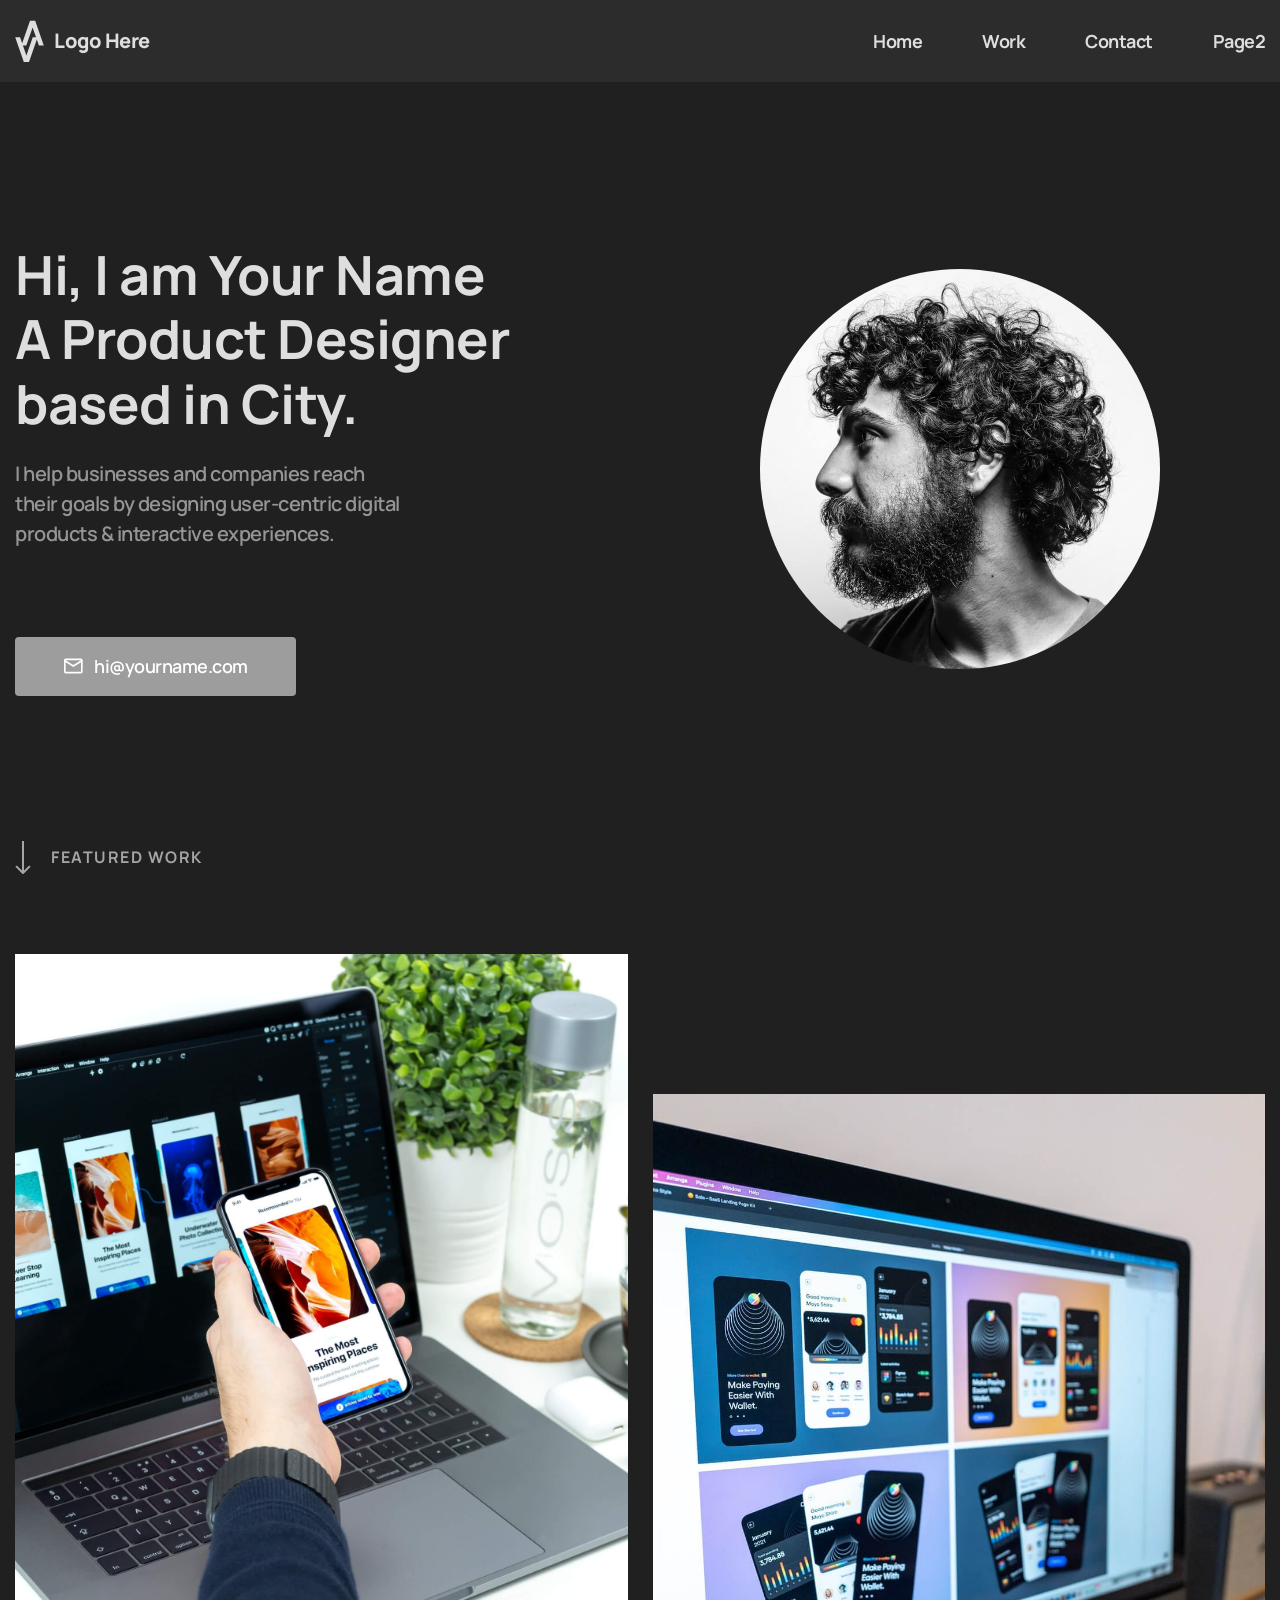
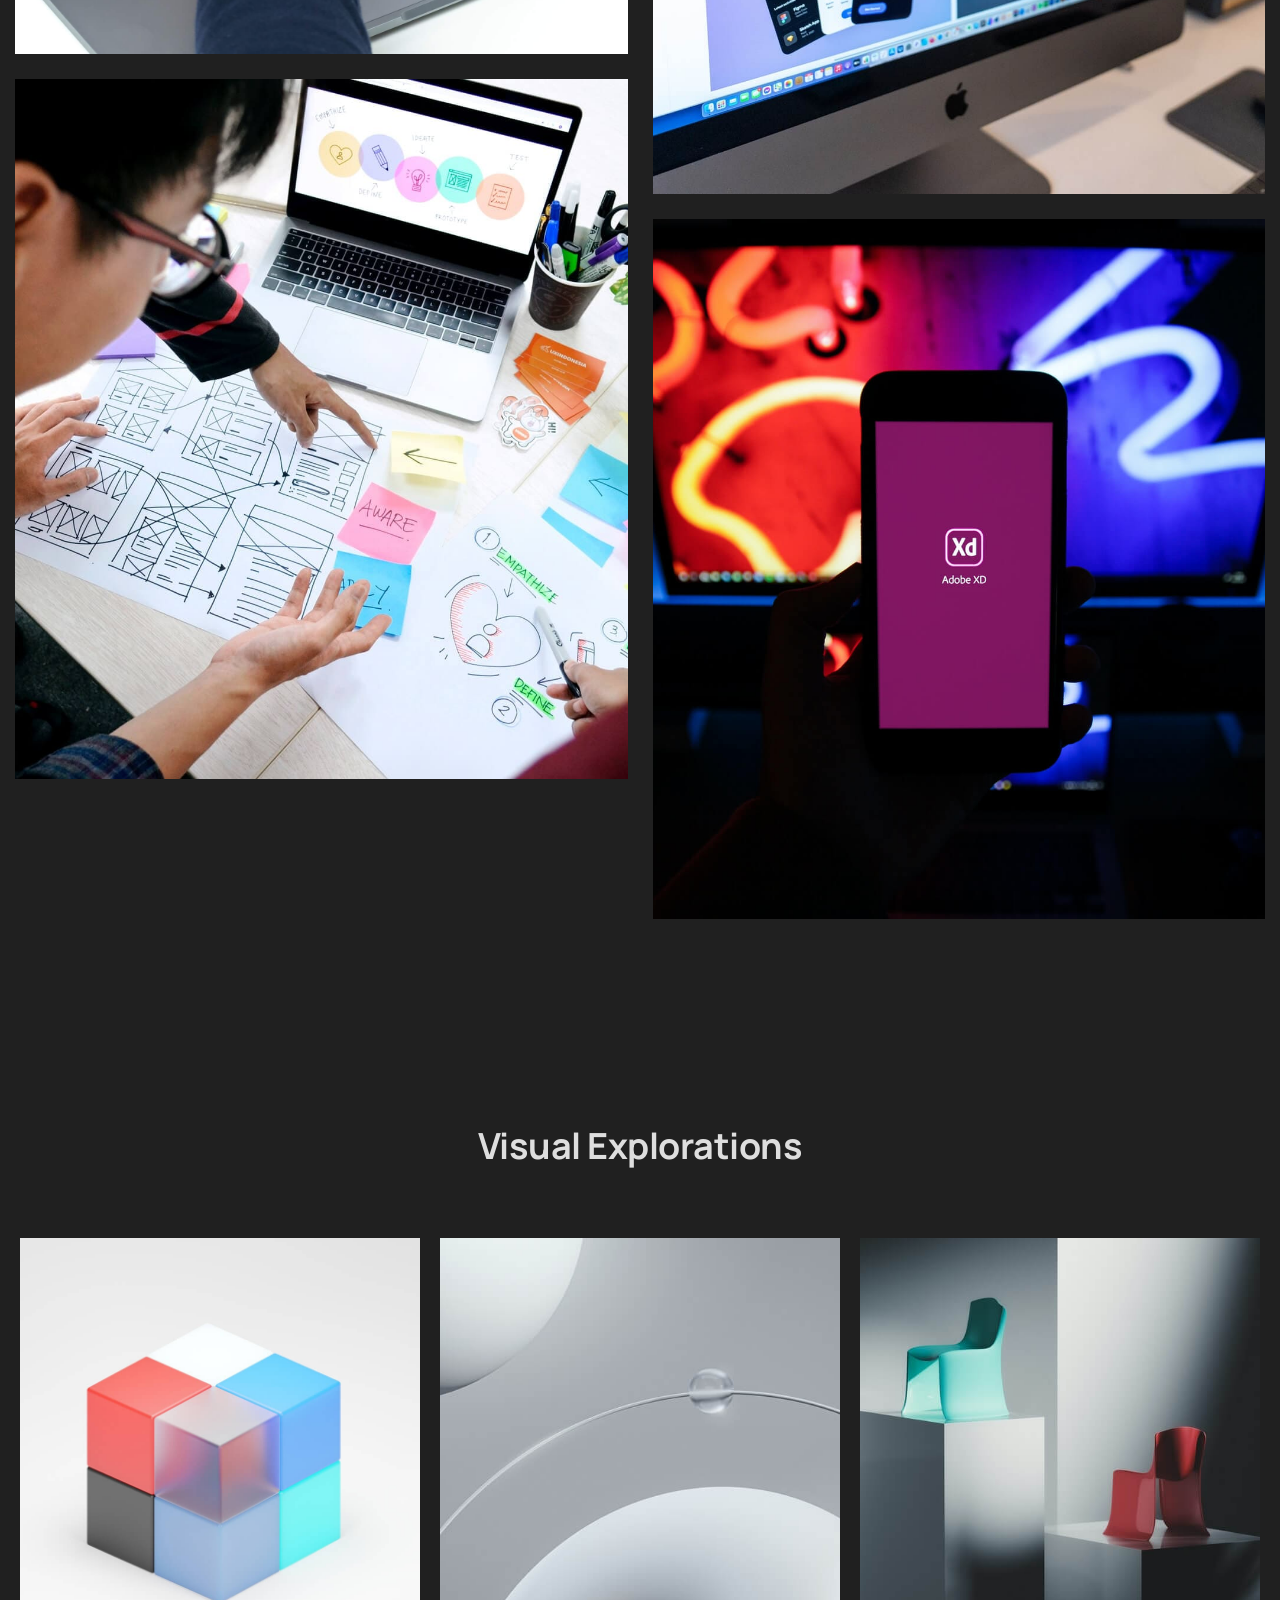
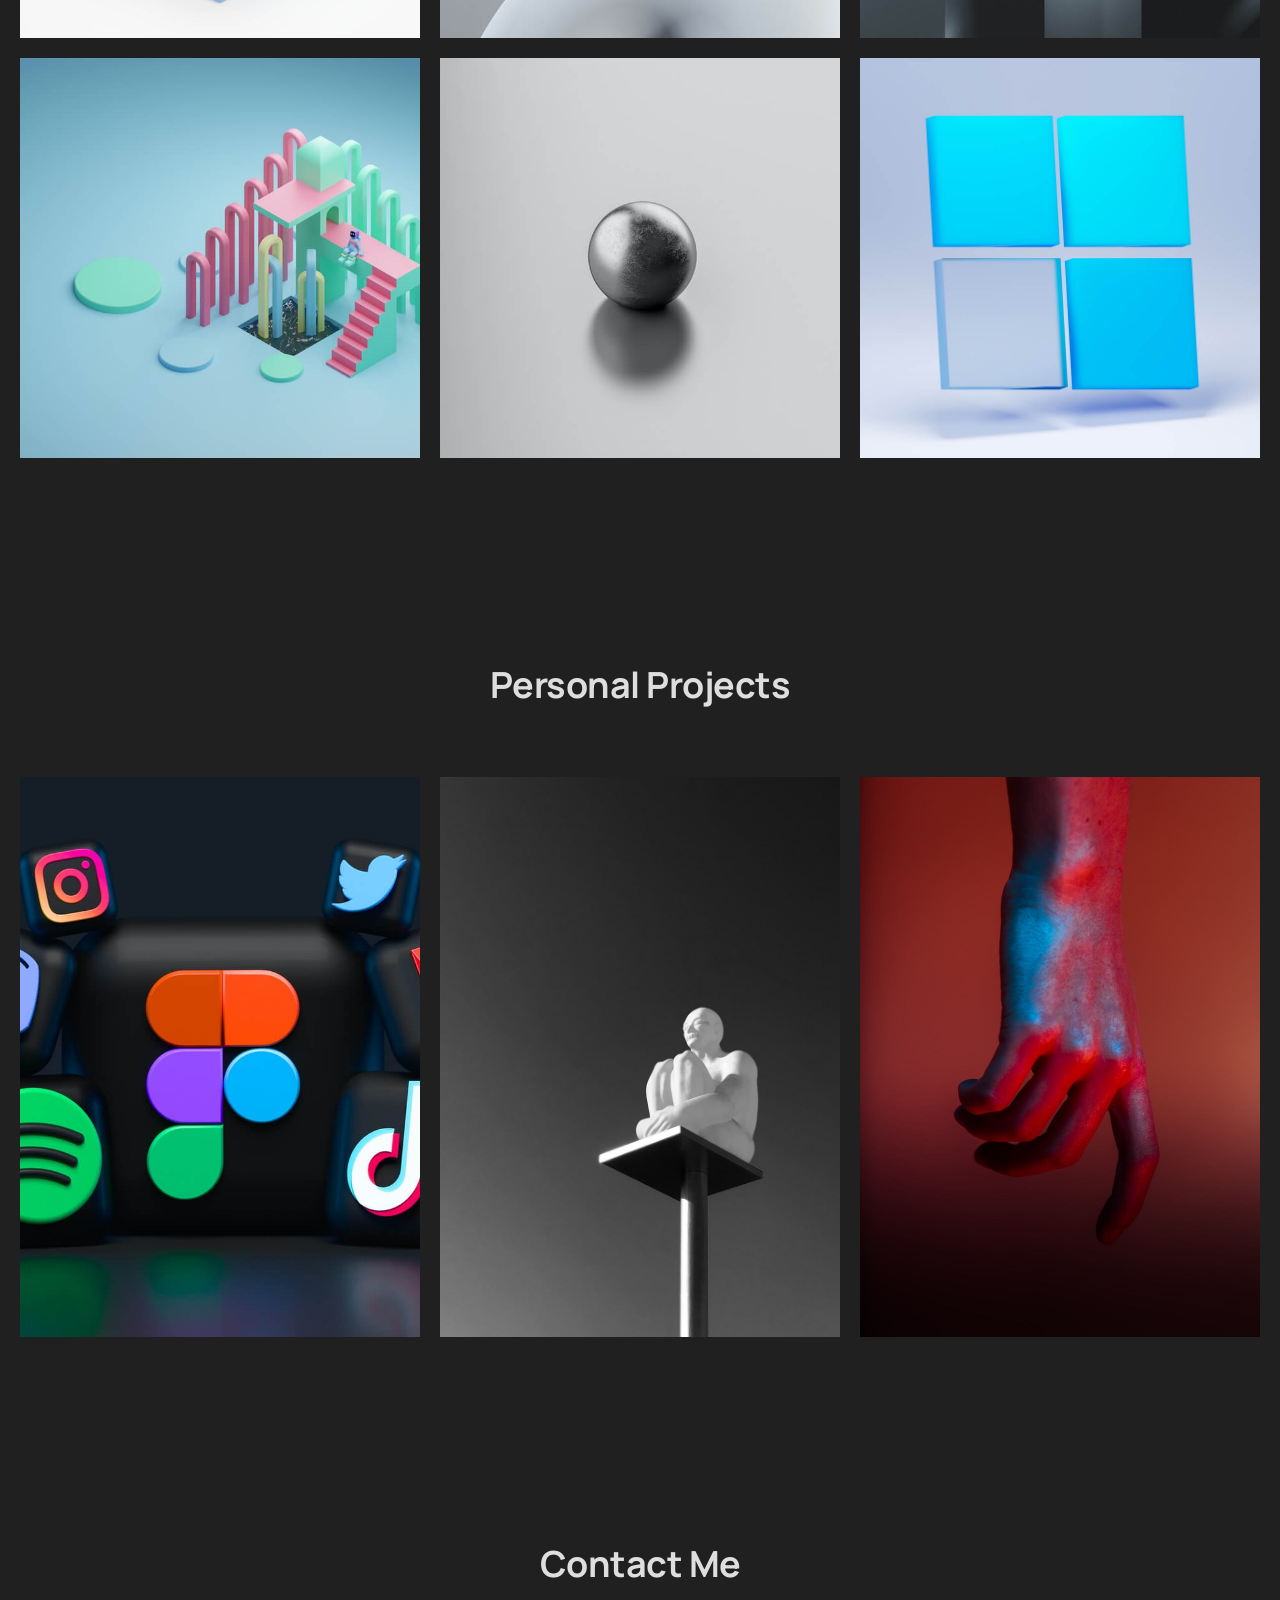
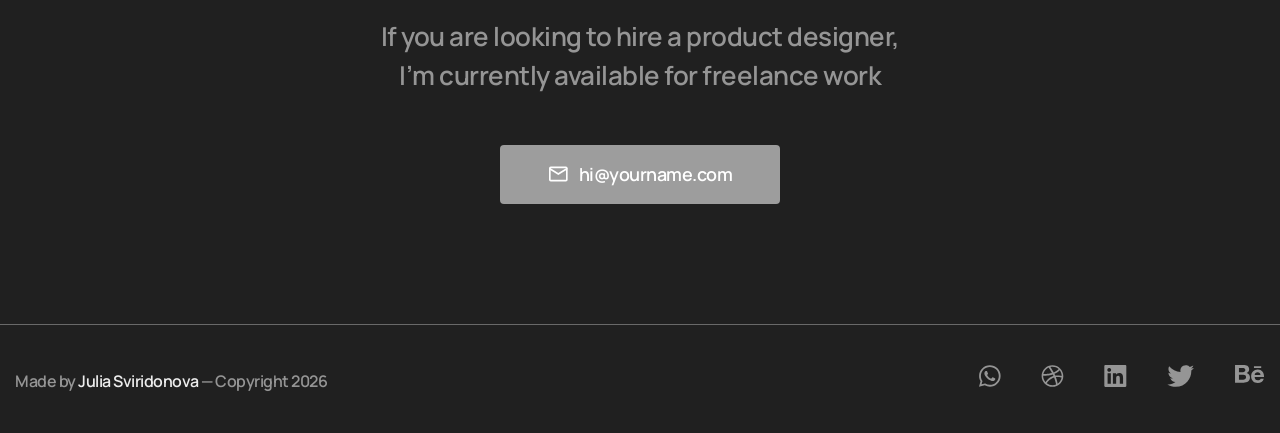
<file: index.html>
<!DOCTYPE html>
<html lang="en">
<head>
    <meta charset="UTF-8">
    <meta name="viewport" content="width=device-width, initial-scale=1.0">
    <title>Designer Portfolio</title>
    <link rel="stylesheet" href="style.css">
</head>
<body>
    <header class="header">
        <div class="container">
            <a href="index.html" class="logo">
                <img src="images/logo.svg" alt="Лого">
                Logo Here
            </a>

            <nav class="header__nav">
                <a href="#welcome" class="header__link">Home</a>
                <a href="#works" class="header__link">Work</a>
                <a href="#contact" class="header__link">Contact</a>
                <a href="page2.html" class="header__link">Page2</a>
            </nav>

            <button class="burger-menu" type="button">
                <img class="burger-menu__icon" src="images/burger-menu.svg" alt="">
            </button>
        </div>
    </header>

    <div class="main">
        <section class="welcome" id="welcome">
            <div class="container">
                <div class="welcome__desc">
                    <h1 class="welcone__title">Hi, I am Your Name
                    A Product Designer 
                    based in City.</h1>
                    <p class="welcome__text">
                        I help businesses and companies    reach their goals by designing user-centric digital 
                        products & interactive experiences.</p>
                    <a class="btn welcome__btn" href="mailto:hi@yourname.com">hi@yourname.com</a>
                </div>
                

                <img class="welcome__img" src="images/me.jpg" alt="me">
            </div>
        </section>

        <section class="works" id="works">
            <div class="container">
                <button class="works__btn" type="button">
                    <img class="works__icon" src="images/arrow.svg" alt="">
                    Featured Work</button>

                    <div class="works__wrapper">
                        <a href="#!" class="work">
                            <img class="work__img" src="images/work1.jpg" alt="">
                            <span class="work__name">InVersion</span>
                        </a>

                        <a href="#!" class="work">
                            <img class="work__img" src="images/work2.jpg" alt="">
                            <span class="work__name">Work 2</span>
                        </a>

                         <a href="#!" class="work">
                            <img class="work__img" src="images/work3.jpg" alt="">
                            <span class="work__name">Work 3</span>
                        </a>

                         <a href="#!" class="work">
                            <img class="work__img" src="images/work4.jpg" alt="">
                            <span class="work__name">Work 4</span>
                        </a>
                    </div><!-- /works__wrapper -->
            </div><!-- /container -->
        </section>
        <section class="projects">
            <div class="container">
                <h2 class="title projects__title">Visual Explorations</h2>
                <div class="projects__wrapper">
                    <img class="projects_img" src="images/visual1.jpg" alt="">
                    <img class="projects_img" src="images/visual2.jpg" alt="">
                    <img class="projects_img" src="images/visual3.jpg" alt="">
                    <img class="projects_img" src="images/visual4.jpg" alt="">
                    <img class="projects_img" src="images/visual5.jpg" alt="">
                    <img class="projects_img" src="images/visual6.jpg" alt="">
                </div><!-- /projects__images-wrapper -->
            </div><!-- /container -->
        </section>

        <section class="projects projects--vertical">
            <div class="container">
                <h2 class="title projects__title">Personal Projects</h2>
                <div class="projects__wrapper">
                    <img class="projects_img" src="images/project1.jpg" alt="">
                    <img class="projects_img" src="images/project2.jpg" alt="">
                    <img class="projects_img" src="images/project3.jpg" alt="">
                    
                </div><!-- /projects__images-wrapper -->
            </div><!-- /container -->
        </section>
        <section class="contact" id="contact">
            <div class="container">
                <h2 class="title contact__title">Contact Me</h2>
                <p class="contact__text">If you are looking to hire a product designer, 
                I’m currently available for freelance work</p>
                <a class="btn contact__btn" href="mailto:hi@yourname.com">hi@yourname.com</a>
            </div><!-- /container -->
        </section>
    </div> <!-- /main -->
    <footer class="footer">
        <div class="container">
            <p class="footer__copy">Made by <span>Julia Sviridonova</span> — Copyright 2026</p>

            <div class="socials">
                <a href="https://t.me/julia_ssvv" target="_blank" class="socials__link">
                    <img class="socials__img" src="images/social1.svg" alt="">
                </a>
                <a href="#!" class="socials__link">
                    <img class="socials__img" src="images/social2.svg" alt="">
                </a>
                <a href="#!" class="socials__link">
                    <img class="socials__img" src="images/social3.svg" alt="">
                </a>
                <a href="#!" class="socials__link">
                    <img class="socials__img" src="images/social4.svg" alt="">
                </a>
                <a href="#!" class="socials__link">
                    <img class="socials__img" src="images/social5.svg" alt="">
                </a>
            </div><!-- /socials -->
        </div><!-- /container -->
    </footer>

    <script src="script.js"></script>
</body>

</html>
</file>
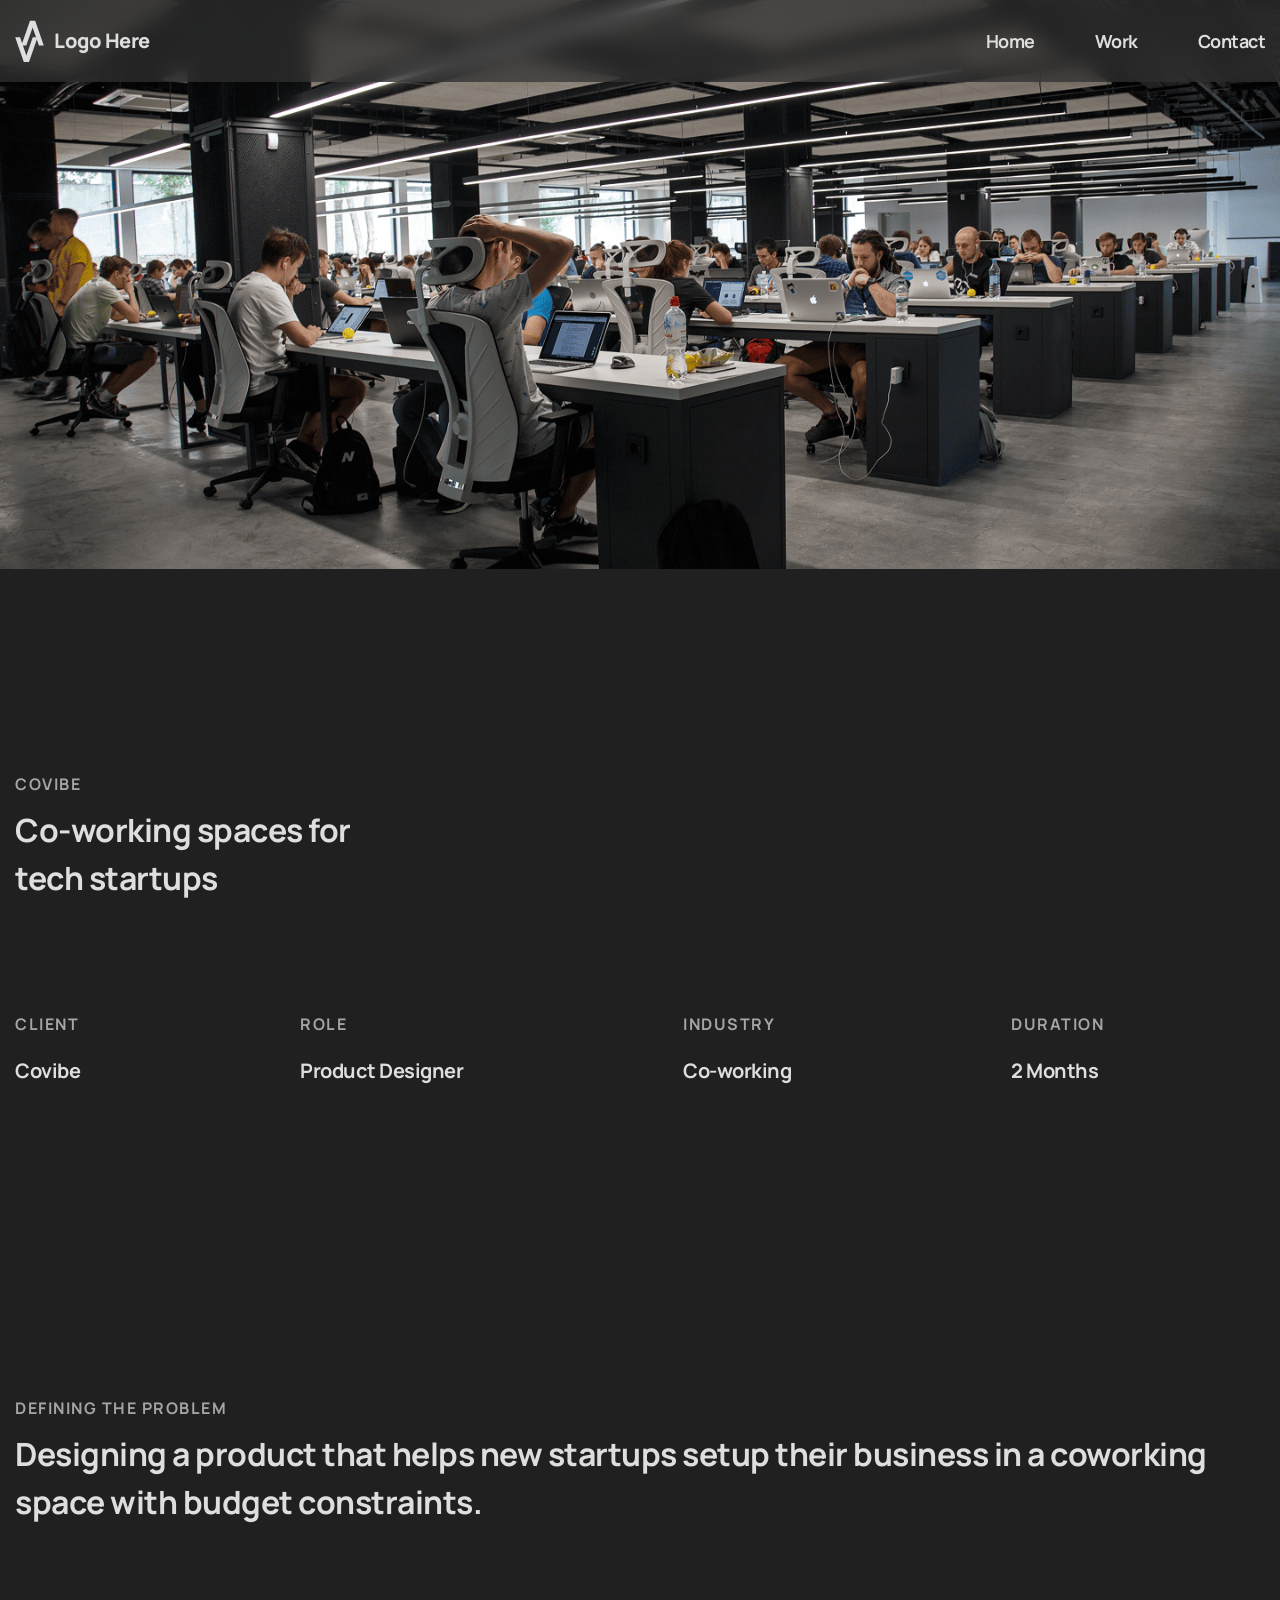
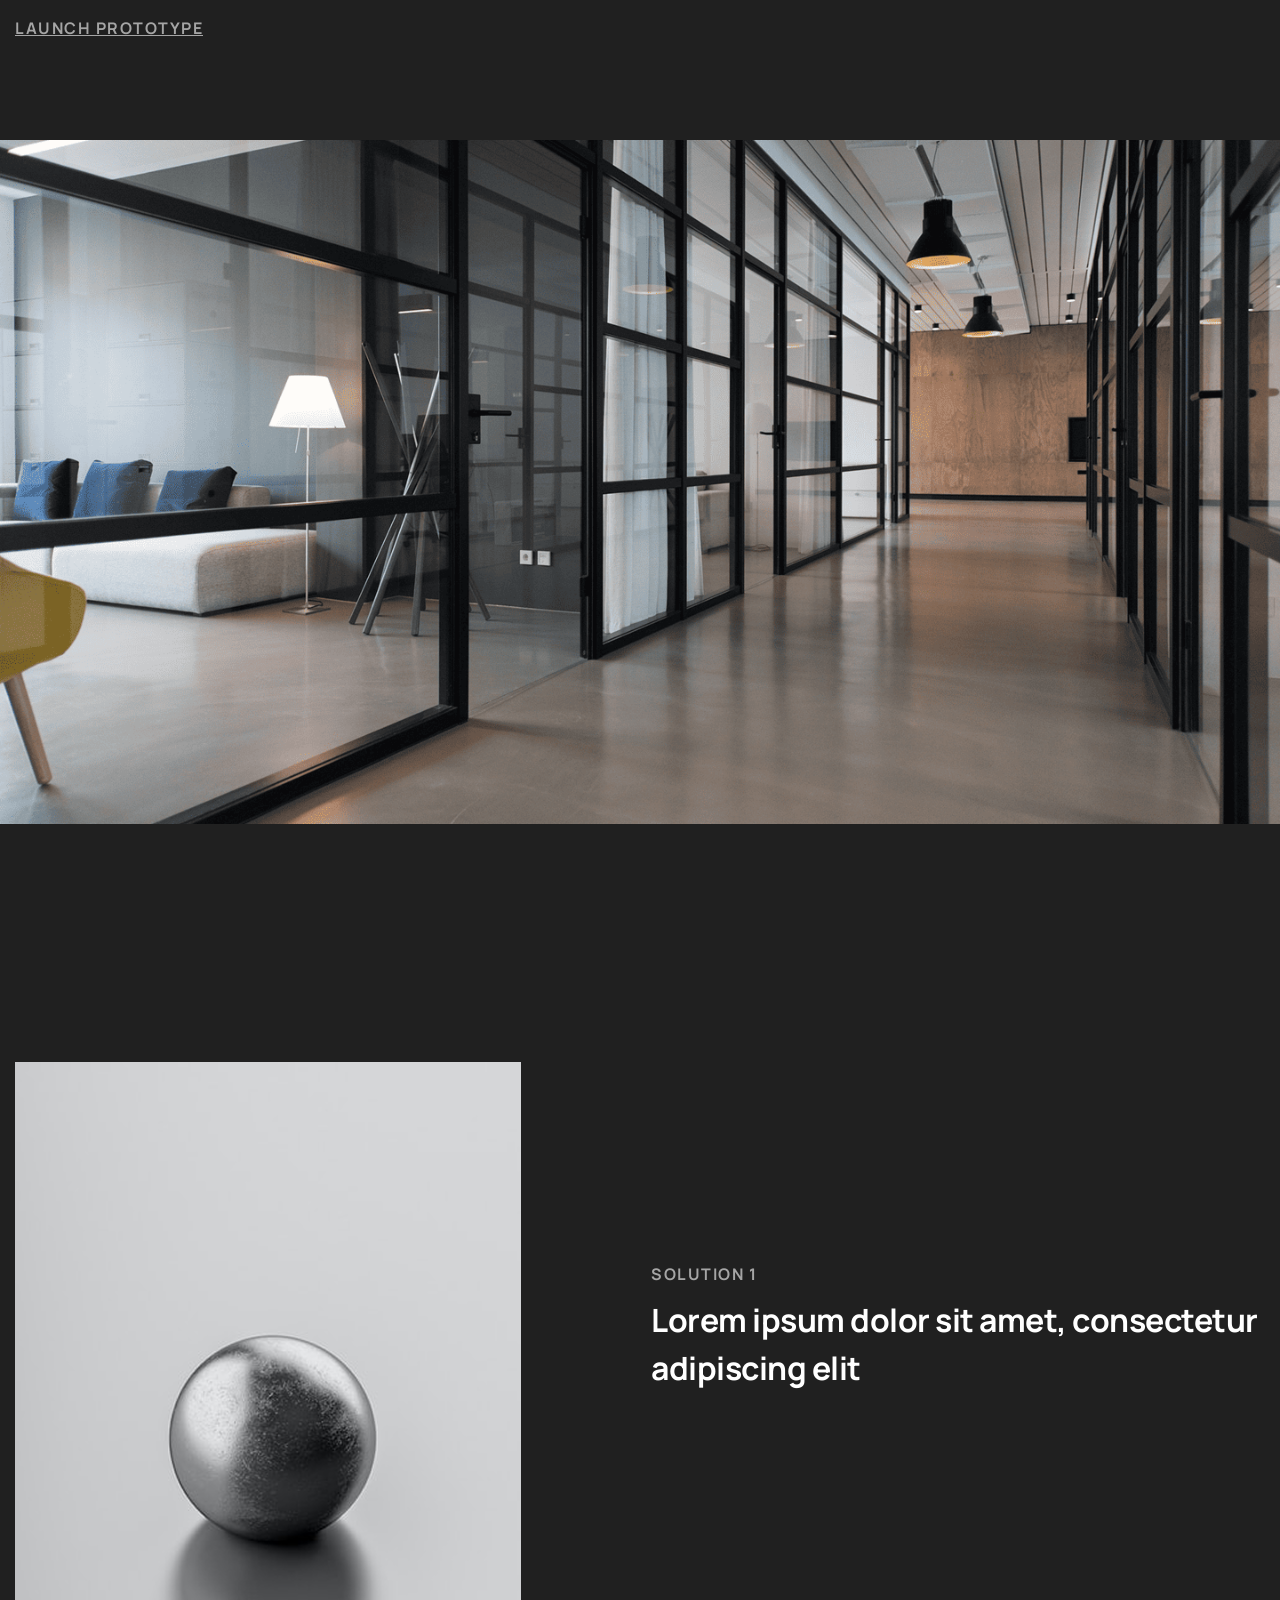
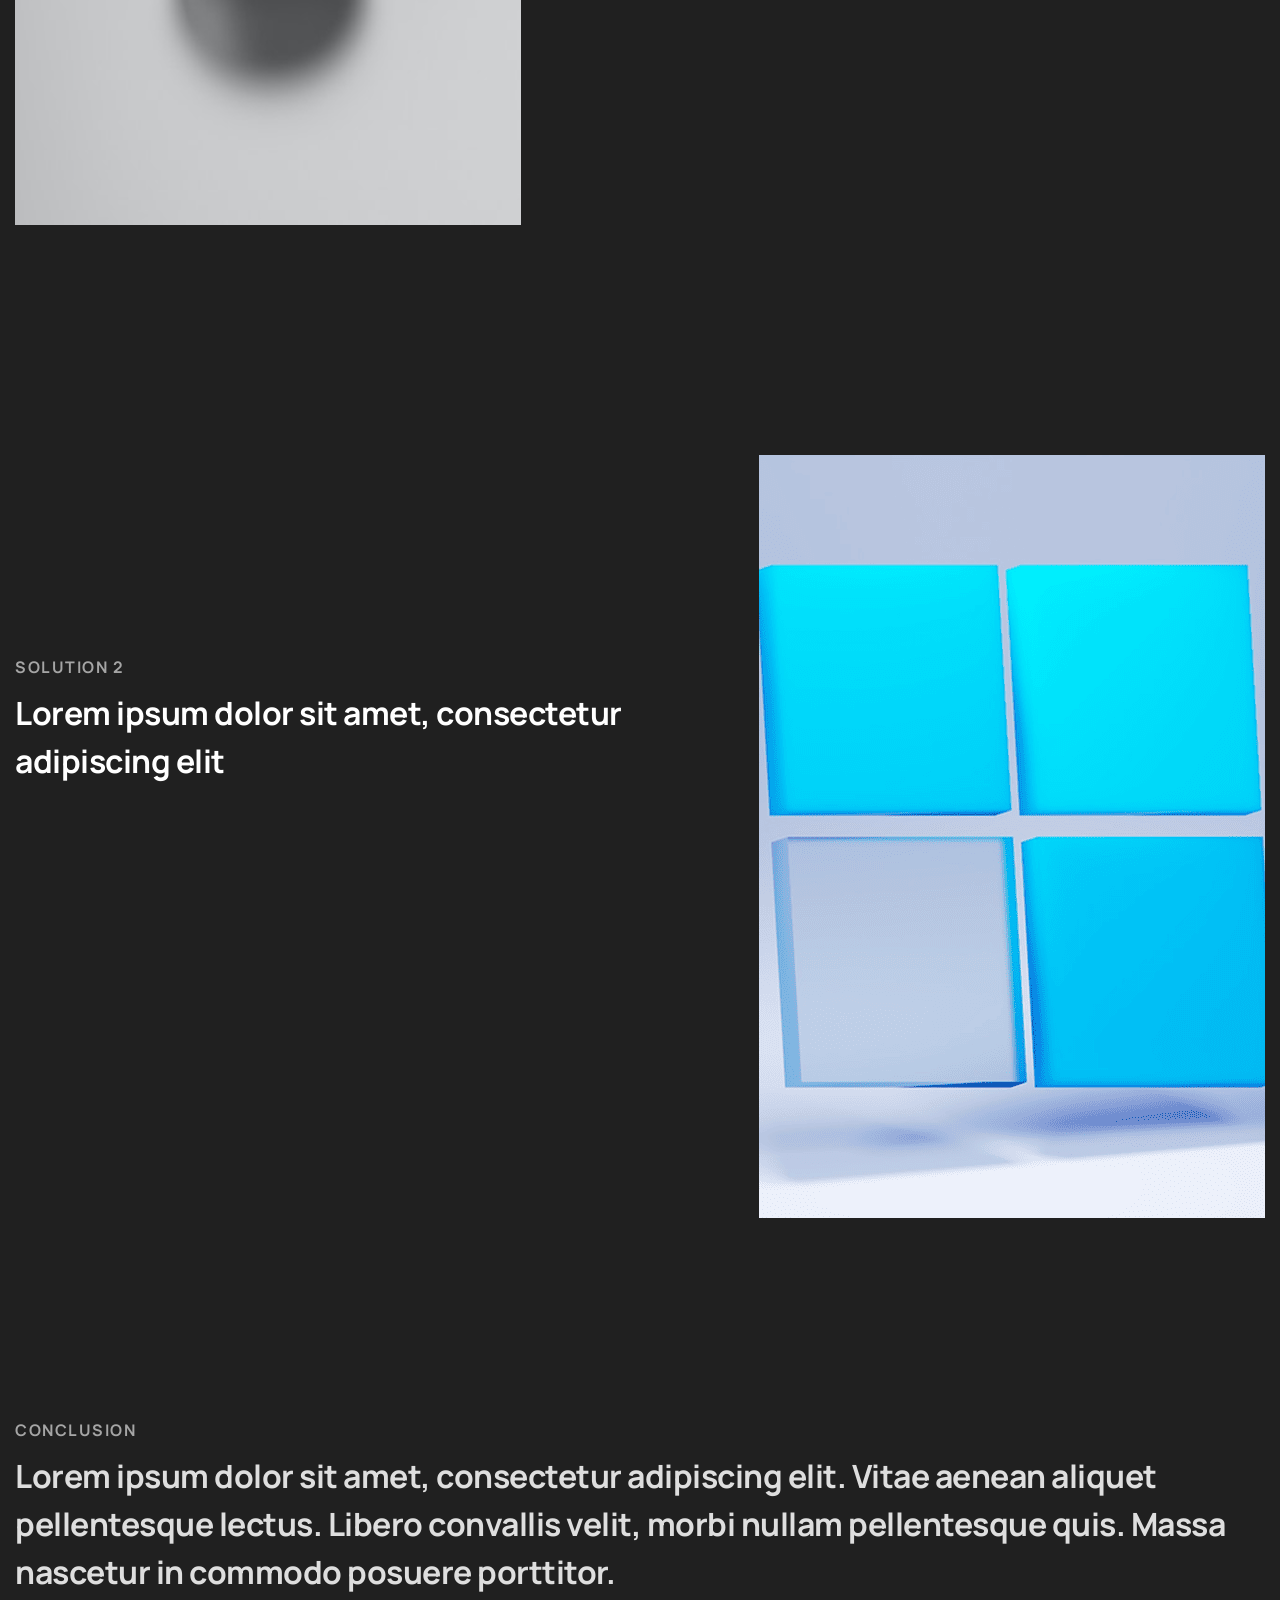
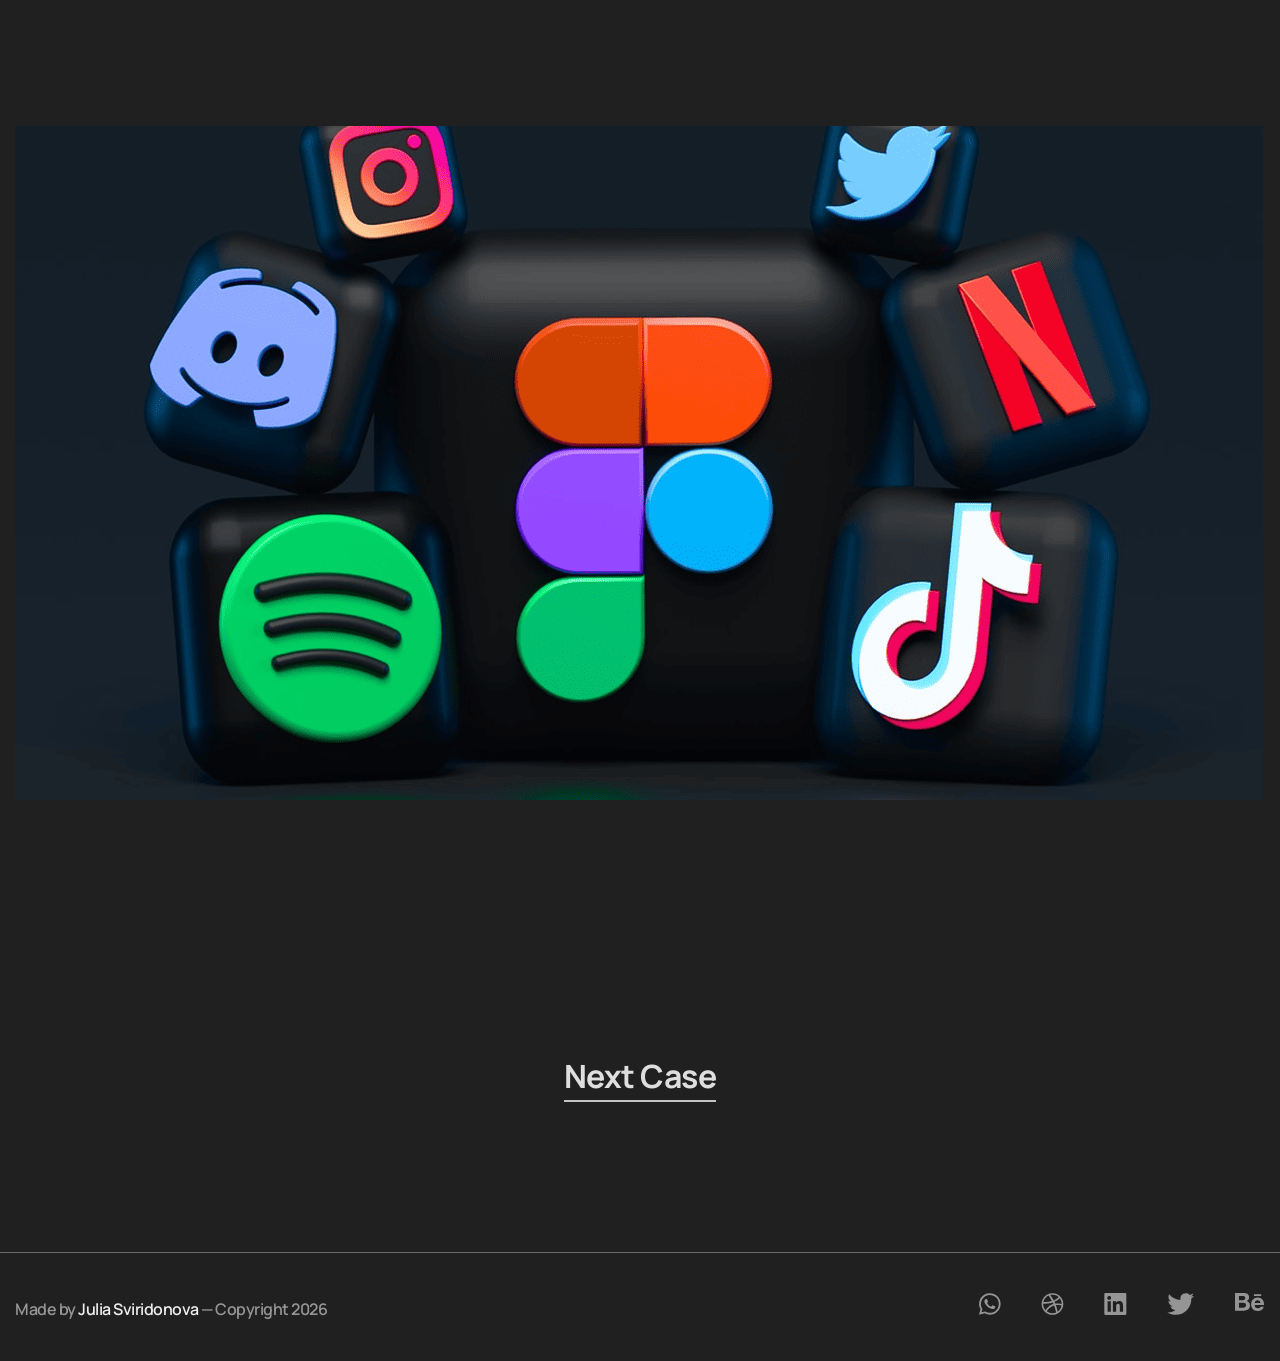
<file: page2.html>
<!DOCTYPE html>
<html lang="en">
<head>
    <meta charset="UTF-8">
    <meta name="viewport" content="width=device-width, initial-scale=1.0">
    <title>Page2</title>
    <link rel="stylesheet" href="style.css">
    <link rel="stylesheet" href="style2.css">
    
</head>
<body>
    <div class="box" id="box">
        <img class="header__welcome-img" src="images/welcome.png" alt="">
    </div> <!-- /box -->
    <header class="header">
            <div class="container">
                <a href="page2.html" class="logo">
                    <img src="images/logo.svg" alt="Логотип"> Logo Here
                </a>

                <nav class="header__nav">
                    <a href="#box" class="header__link">Home</a>
                    <a href="#description" class="header__link">Work</a>
                    <a href="#footer" class="header__link">Contact</a>
                </nav>

                <button class="burger-menu" type="button">
                    <img class="burger-menu__icon" src="images/burger-menu.svg" alt="">
                </button>
            </div><!-- /container -->
    </header>
        
    

    <main class="main">
        <section class="description" id="description">
            <div class="container">
                <div class="base">
                    <h3 class="title-page2">Covibe</h3>
                    <h4 class="subtitle">Co-working spaces for tech startups</h4>
                </div><!-- /base -->

                <div class="description__advantages">
                    <div class="description__advantages-wrapper">
                        <h3 class="title-page2">client</h3>
                        <p class="description__specification">Covibe</p>
                    </div><!-- /description__advantages-wrapper -->
                    <div class="description__advantages-wrapper">
                        <h3 class="title-page2">role</h3>
                        <p class="description__specification">Product Designer</p>
                    </div><!-- /description__advantages-wrapper -->
                    <div class="description__advantages-wrapper">
                        <h3 class="title-page2">industry</h3>
                        <p class="description__specification">Co-working</p>
                    </div><!-- /description__advantages-wrapper -->
                    <div class="description__advantages-wrapper">
                        <h3 class="title-page2">duration</h3>
                        <p class="description__specification">2 Months</p>
                    </div><!-- /description__advantages-wrapper -->
                </div><!-- /description__advantages -->

                <div class="tasks">
                    <h3 class="title-page2">defining the problem</h3>
                    <h4 class="subtitle">Designing a product that helps new startups setup their business in a coworking space with budget constraints.</h4>
                    <a class="tasks__a" href="http://">launch prototype</a>
                </div><!-- /tasks -->
            </div><!-- /container -->
        </section>
        <div class="box">
            <section class="image">
                    <img class="image__office" src="images/office.png" alt="office">
            </section>
        </div><!-- /box -->
        
        <section class="solutions">
            <div class="container">
                <div class="solutions_wrapper">
                    <img class="solution__img" src="images/solution1.png" alt="шар">
                    <div class="solution__text">
                        <h3 class="title-page2">solution 1</h3>
                        <h4 class="subtitle white">Lorem ipsum dolor sit amet, consectetur adipiscing elit</h4>
                    </div><!-- /solution__text -->
                </div><!-- /solutions_wrapper -->

                <div class="solutions_wrapper">
                    <div class="solution__text">
                        <h3 class="title-page2">solution 2</h3>
                        <h4 class="subtitle white">Lorem ipsum dolor sit amet, consectetur adipiscing elit</h4>
                    </div><!-- /solution__text -->
                    <img class="solution__img" src="images/solution2.png" alt="шар">
                    
                </div><!-- /solutions_wrapper -->

                <div class="solutions__conclusion">
                    <h3 class="title-page2">Conclusion</h3>
                    <h4 class="subtitle">Lorem ipsum dolor sit amet, consectetur adipiscing elit. Vitae aenean aliquet pellentesque lectus. Libero convallis velit, morbi nullam pellentesque quis. Massa nascetur in commodo posuere porttitor.</h4>
                </div><!-- /solutions__Conclusion -->

                <img class="image__icons" src="images/icons.png" alt="office">
                <div class="next__wrapper">
                    <p class="subtitle next">Next Case</p>
                </div><!-- /next__wrapper -->
            </div><!-- /container -->

            <footer class="footer" id="footer">
                <div class="container">
                    <p class="footer__copy">Made by <span>Julia Sviridonova</span> — Copyright 2026</p>

                    <div class="socials">
                        <a href="https://t.me/julia_ssvv" target="_blank" class="socials__link">
                        <img class="socials__img" src="images/social1.svg" alt="">
                        </a>
                        <a href="#!" class="socials__link">
                            <img class="socials__img" src="images/social2.svg" alt="">
                        </a>
                        <a href="#!" class="socials__link">
                            <img class="socials__img" src="images/social3.svg" alt="">
                        </a>
                        <a href="#!" class="socials__link">
                            <img class="socials__img" src="images/social4.svg" alt="">
                        </a>
                        <a href="#!" class="socials__link">
                            <img class="socials__img" src="images/social5.svg" alt="">
                        </a>
                    </div><!-- /socials -->
                </div><!-- /container -->
            </footer>
        </section>




    </main>
</body>
</html>
</file>
<file: style.css>
@import url(https://fonts.googleapis.com/css?family=Manrope:600,700,800);

html{
    scroll-behavior: smooth;
}

body {
    margin: 0;
    padding: 0;
    color: #959595;
    font-family: "Manrope", sans-serif;
    font-weight: 600;
    font-size: 20px;
    line-height: 1.5;
    letter-spacing: -0.5px;

    background-color: #202020;
}

img {
    max-width: 100%;
}

a {
    color: #DEDEDE;
    text-decoration: none;
    transition: opacity 0.3s;
}

a:hover {
    opacity: 0.6;
}

.container {
    max-width: 1250px;
    margin-left: auto;
    margin-right: auto;
    padding: 0 15px;
    
}

.box {
    max-width: 1440px;
    margin-left: auto;
    margin-right: auto;
    position: relative;
}

.title {
    margin-top: 0;
    font-size: 36px;
    text-align: center;
    color: #DEDEDE;
}

.logo {
    font-weight: 800;
    display: flex;
    align-items: center;
    gap: 10px;
}

.btn {
    display: inline-flex;
    align-items: center;
    gap: 10px;
    padding: 16px 48px;
    font-size: 18px;
    color: #FFFFFF;
    background: #9D9D9D;
    border-radius: 4px;
   
}

.btn:hover {
    opacity: 0.8;
}

.btn::before {
    content: "";
    width: 21px;
    height: 16px;
    background-image: url("images/mail.svg");
    background-size: contain;
    background-position: center;
    background-repeat: no-repeat;
}

.socials {
    display: flex;
    gap: 40px;
}

.socials__img {
    display: flex;
}

.burger-menu {
    display: none;
}

.header {
    position: sticky;
    top: 0;
    z-index: 10;
    padding: 20px 0;
    background: rgba(50, 50, 50, 0.7);
    backdrop-filter: blur(10px);
}



.header .container {
    display: flex;
    align-items: center;
    justify-content: space-between;
}

.header__nav {
   display: flex;
   gap: 60px;
}

.header__link {
    font-weight: 700;
    font-size: 18px;
}

.welcome {
    margin-top: 160px;
}

.welcome .container {
    display: flex;
    align-items: center;
    justify-content: space-between;
    

}

.welcone__title {
    margin-top: 0;
    width: 500px;
    margin-bottom: 24px;
    font-weight: 700;
    font-size: 54px;
    line-height: 1.19;
    color: #DEDEDE;
}

.welcome__text {
    width: 395px;
    margin-bottom: 88px;
}

.welcome__img {
    margin-right: 105px;
    width: 400px;
    height: 400px;
    border-radius: 50%;
    object-fit: cover;
    object-position: center;
}

.works {
    margin-top: 145px;
}


.works__btn {
    display: inline-flex;
    align-items: center;
    gap: 20px;
    margin-bottom: 80px;
    padding: 0;
    font-family: 'Manrope';
    font-weight: 700;
    font-size: 16px;
    letter-spacing: 1.5px;
    text-transform: uppercase;
    color: #DEDEDE;
    background-color: transparent;
    border: none;
    opacity: 0.7;
}


.works__wrapper {
    display: grid;
    grid-template-columns: 1fr 1fr;
    gap: 25px;
    padding-top: 140px;
}

.work {
    /* height: 888px; */
    
    height: 700px;
    position: relative;
}

.work:nth-child(odd) {
    margin-top: -140px;
}

.work:hover {
    opacity: 1;
}

.work__img {
    width: 100%;
    height: 100%;
    object-fit: cover;
    object-position: center;
}

.work__name {
    opacity: 0;
    position: absolute;
    top: 0;
    left: 0;
    width: 100%;
    height: 100%;
    display: flex;
    justify-content: center;
    align-items: center;
    font-weight: 700;
    font-size: 40px;
    
    background-color: rgb(0, 0, 0, 0.6);
    transition: opacity 0.3s;
}

.work:hover .work__name {
    opacity: 1;
}

.projects {
    margin-top: 200px;
}



.projects__title {
    
    margin-bottom: 65px;
    
}

.projects__wrapper {
    display: flex;
    flex-wrap: wrap;
    gap: 20px;
    justify-content: center;
}

.projects_img {
    width: 400px;
    height: 400px;
    object-fit: cover;
    object-position: center;
}

.projects--vertical .projects_img {
    height: 560px;
}


.contact {
    margin-top: 200px;
    margin-bottom: 120px;
}

.contact .container {
    max-width: 520px;
    text-align: center;
}

.contact__title {
    margin-bottom: 24px;
}

.contact__text {
    margin-bottom: 50px;
    font-size: 26px;
}


.footer {
    padding: 40px 0;
    border-top: 1px solid #696969;
}

.footer .container {
    display: flex;
    align-items: baseline;
    justify-content: space-between;
}


.footer__copy {
    font-size: 16px;
    margin: 0;
}

.footer__copy span {
    color: #ECECEC;
}

@media (max-width: 1100px) {
        .welcome__img {
            margin-right: 0;
        }
}

@media (max-width: 950px) {

    .welcome {
        margin-top: 70px;
    }

    .welcome .container {
        flex-direction: column-reverse;
        gap: 65px;
    }
    .welcone__title {
        width: auto
    }
    .welcome__text {
        width: auto;
        margin-bottom: 50px;
    }

    .welcome__desc {
        text-align: center;
    }
    .work {
        height: 600px;
    }

    .work__name {
        opacity: 0.8;
    }
}

@media (max-width: 850px) {
    .projects_img {
        width: 300px;
        height: 300px;
    }

    .works, .projects, .contact {
        margin-top: 100px;
    }
}

@media (max-width: 770px) {
    .welcone__title {
        font-size: 40px;
    }
} 

@media (max-width: 700px) {
    .footer .container {
        flex-direction: column-reverse;
        align-items: center;
        gap: 35px;
    }
}  

@media (max-width: 650px) {
    .projects_img {
        width: 100%;
        height: 360px;
    }

    .works__wrapper {
    grid-template-columns: 1fr;
    }

    .work:nth-child(odd) {
        margin-top: 0;
    }

    .works__wrapper {
        padding-top: 0;
    }
} 

@media (max-width: 600px) {
    .header {
        position: relative;
    }

    .burger-menu {
        display: block;
        background-color: transparent;
        padding: 0;
        border: none;
        position: absolute;
        top: 29px;
        right: 15px;
    }

    .burger-menu__icon {
        height: 24px;
        width: 30px;
        object-fit: contain;
        object-position: center;
    }

    .header--mobile .header__nav {
        display: flex;
        align-self: center;
        flex-wrap: wrap;
        gap: 20px;
        justify-content: center;
    }

    .header--mobile .container {
        flex-direction: column;
        align-items: flex-start;
        gap: 20px;
    }

    .header__nav {
        display: none;
    }
} 

@media (max-width: 500px) {

    .welcome__img {
        width: 240px;
        height: 240px;
    }

    .btn {
        padding: 16px 20px;
    }

    .works__btn {
        margin-bottom: 40px;
    }

    .work__name {
        font-size: 28px;
    }

    .title {
        font-size: 28px;
    }

    .projects__title {
        margin-bottom: 35px;
    }

    .contact__title {
        margin-bottom: 12px;
    }

    .contact .container {
        max-width: 270px;
    }

    .contact__text {
        font-size: 18px;
    }

    .contact {
        margin-bottom: 100px;
    }
}

@media (max-width: 420px) {
    .welcone__title {
        font-size: 26px;
    }


}
</file>
<file: style2.css>
.box {
  position: relative;
}

/* Фото: абсолютно, на всю ширину контейнера */
.header__welcome-img {
  position: absolute;
  top: 0;
  left: 0;
  width: 100%;
  height: auto;
  object-fit: cover;       /* если хочешь, чтобы обрезалось красиво */
  z-index: 1;              /* слой: фото ниже шапки */
}

.description {
  padding-top: 690px;
}


.title-page2 {
  margin: 0;
  font-weight: 700;
  font-size: 16px;
  letter-spacing: 1.5px;
  text-transform: uppercase;
  color: #DEDEDE;
  opacity: 0.7;
}

.base .subtitle {
  width: 344px;
}

.subtitle {
  margin: 0;
  margin-top: 10px;
  font-weight: 700;
  font-size: 32px;
  line-height: 1.5;
  color: #DEDEDE;
}

.description__advantages {
  margin-top: 110px;
  display: flex;
  flex-wrap: wrap;
  gap: 220px;
}

.description__specification {
  font-weight: 700;
  font-size: 20px;
  color: #DEDEDE;
}

.tasks {
  margin-top: 290px;
}

.tasks__a {
  display: block;
  margin-top: 90px;
  font-weight: 700;
  font-size: 16px;
  letter-spacing: 1.5px;
  text-transform: uppercase;
  opacity: 0.7;
  cursor: pointer;
  text-decoration: underline;
  
}

.image {
  margin-top: 100px;
  display: inline-block;
}

.image__office {
  display: block;
  width: auto;
  height: auto;
  object-fit: contain; 
}

.solutions_wrapper {
  margin-top: 230px;
  display: flex;
  column-gap: 130px;
}

.solution__text {
  padding-top: 200px;
}

.white {
  color: #fff;
}

.solutions__conclusion {
  margin-top: 200px;
}

.image__icons {
  margin-top: 130px;
}

.next__wrapper {
  text-align: center;
}

.subtitle.next {
  display: inline-block;
  margin-top: 244px;
  margin-bottom: 150px;
  border-bottom: 2px solid #C4C4C4;
}

@media (max-width: 1210px) {

  .description {
    padding-top: 590px;
  }
  
  .description__advantages {
    gap: 180px;
  }

  .tasks {
    margin-top: 130px;
  }
}


@media (max-width: 1110px) {
  .description {
    padding-top: 520px;
  }

  .solutions_wrapper {
    margin-top: 130px;
  }

  .solutions__conclusion {
    margin-top: 130px;
  }
}

@media (max-width: 1000px) {
  .subtitle {
    font-size: 30px;
  }
}

@media (max-width: 900px) {
  .description {
    padding-top: 440px;
  }

  .description__advantages {
    gap: 130px;
  }

  .solutions_wrapper {
    column-gap: 80px
  }
}

@media (max-width: 850px) {
  .description__advantages {
    gap: 100px;
  }

  .solutions_wrapper {
    flex-direction: column;
    gap: 20px;
  }

  .solutions_wrapper:first-child .solution__img {
    order: 1;
  }
  .solutions_wrapper:first-child .solution__text {
    order: 0;
  }

  .solution__text {
    padding-top: 0px;
  }

  .solution__img {
    width: 100%;
    height: 800px;
    object-fit: cover;
  }
}

@media (max-width: 757px) {
  .description {
    padding-top: 340px;
  }

  .tasks {
    margin-top: 100px;
  }

  .description__advantages {
    justify-content: space-between;
    gap: 0px;
  }

  .solution__img {
    height: 577px;
  }

  .subtitle.next {
    margin-top: 150px;
  }
}

@media (max-width: 601px) {
  .header__welcome-img {
    height: 476px;
  }

  .description {
   padding-top: 500px;
  }
}

@media (max-width: 500px) {
  .description__advantages {
    row-gap: 80px;
  }
  
  .description__advantages-wrapper {
      flex: 0 0 calc(50% - 15px);

  }
}
</file>
